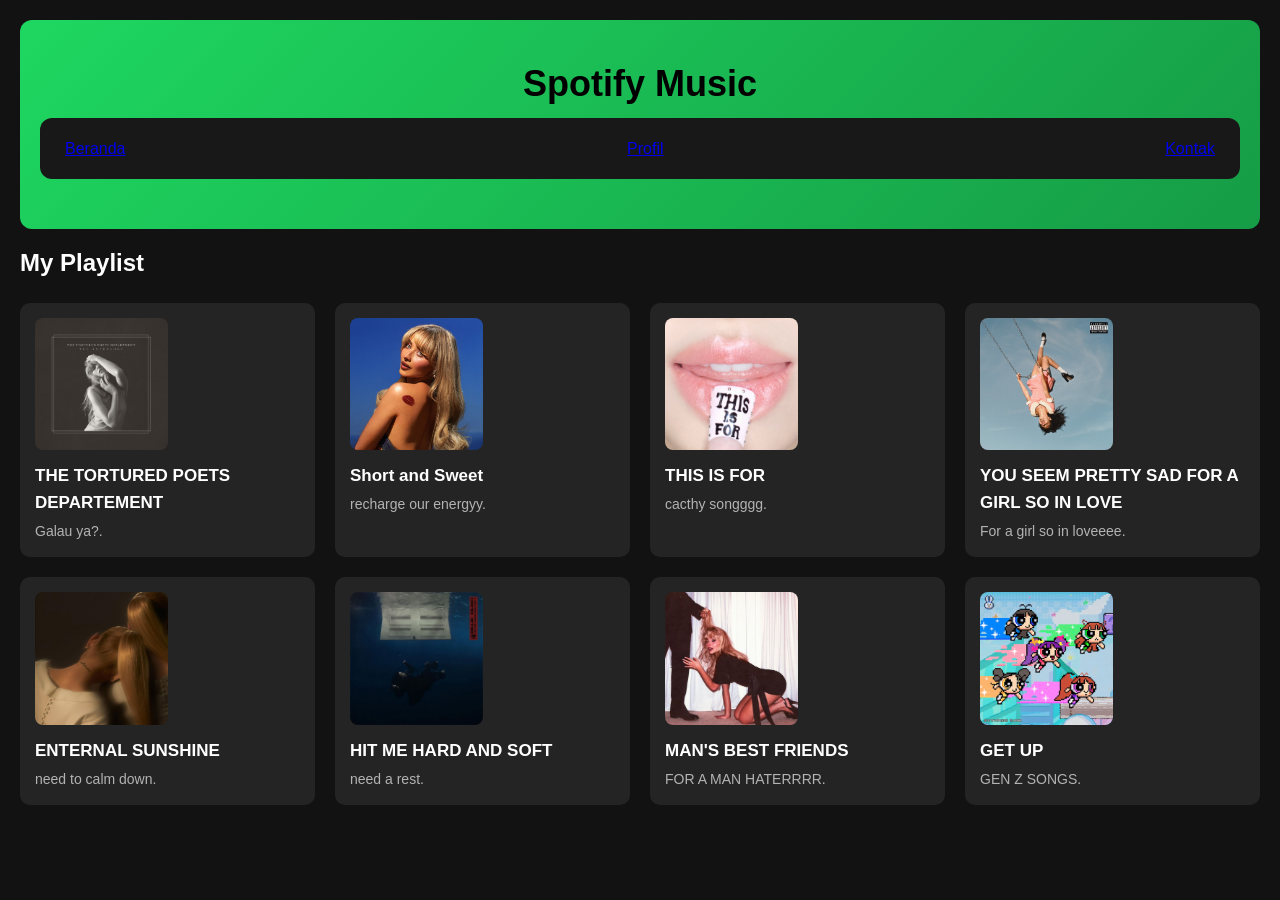
<file: pertemuan 3/index.html>
<!DOCTYPE html>
<html lang="id">
<head>
    <meta charset="UTF-8">
    <meta name="viewport" content="width=device-width, initial-scale=1.0">
    <title>Spotify Music</title>
    <link rel="stylesheet" href="style.css">
</head>
<body>

    <header>
        <h1>Spotify Music</h1>
        <nav>
            <a href="index.html">Beranda</a>
            <a href="profil.html">Profil</a>
            <a href="kontak.html">Kontak</a>
        </nav>
    </header>

    <main>
        <h2>My Playlist</h2>

        <div class="album-container">
            <div class="album">
                <img src="images/taylor swift.jpg" alt="Pop Music">
                <h3>THE TORTURED POETS DEPARTEMENT </h3>
                <p>Galau ya?.</p>
            </div>

            <div class="album">
                <img src="images/sabrina carpenter.jpg" alt="Pop Music">
                <h3>Short and Sweet</h3>
                <p>recharge our energyy.</p>
            </div>

            <div class="album">
                <img src="images/TWICE.jpg" alt="Pop Music">
                <h3>THIS IS FOR</h3>
                <p>cacthy songggg.</p>
            </div>

            <div class="album">
                <img src="images/olivia rodrigo ✮⋆˙.jpg" alt="Pop Music">
                <h3>YOU SEEM PRETTY SAD FOR A GIRL SO IN LOVE</h3>
                <p>For a girl so in loveeee.</p>
            </div>
            <div class="album">
                <img src="images/ariana grande.jpg" alt="Pop Music">
                <h3>ENTERNAL SUNSHINE</h3>
                <p>need to calm down.</p>
            </div>
            <div class="album">
                <img src="images/HIT ME HARD AND SOFT.jpg" alt="Pop Music">
                <h3>HIT ME HARD AND SOFT</h3>
                <p>need a rest.</p>
            </div>
            <div class="album">
                <img src="images/mans best friends.jpg" alt="Pop Music">
                <h3>MAN'S BEST FRIENDS</h3>
                <p>FOR A MAN HATERRRR.</p>
            </div>
            <div class="album">
                <img src="images/NewJeans.jpg" alt="Pop Music">
                <h3>GET UP</h3>
                <p>GEN Z SONGS.</p>
            </div>
        </div>
    </main>

</body>
</html>
</file>
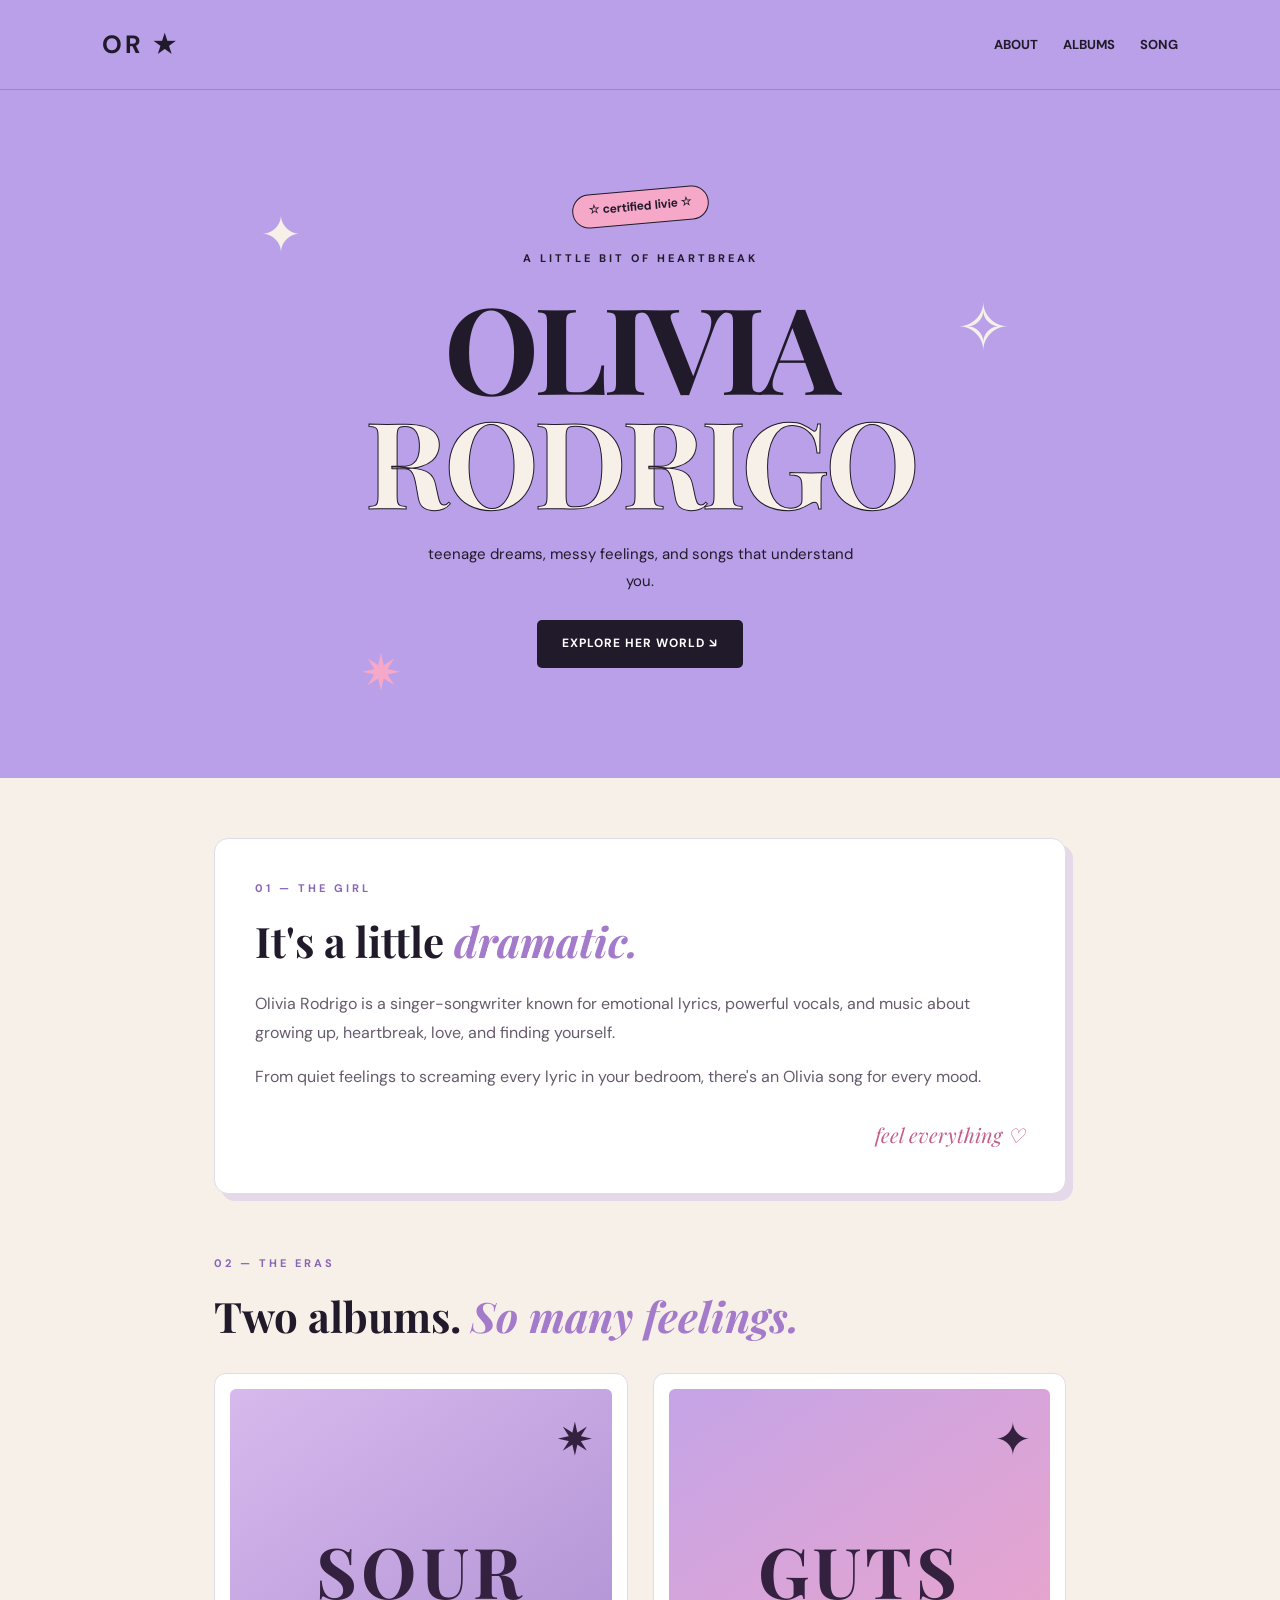
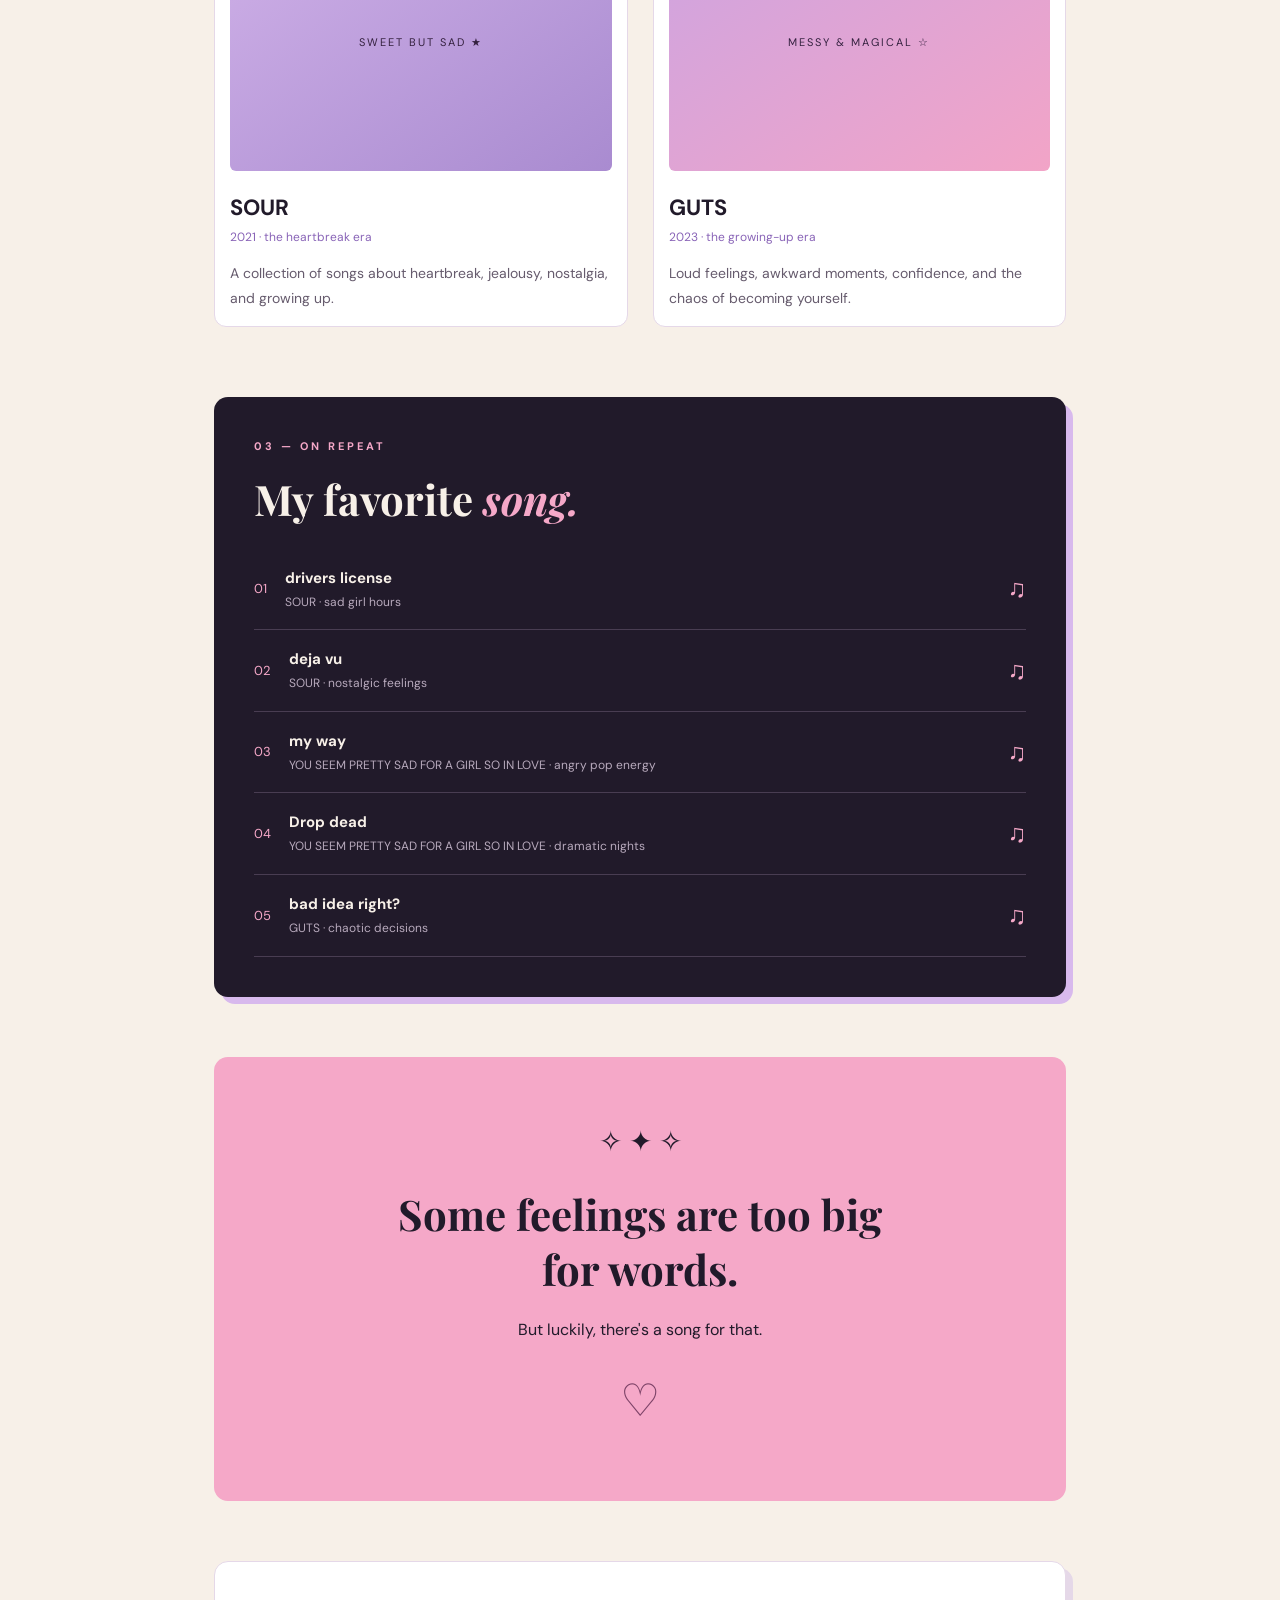
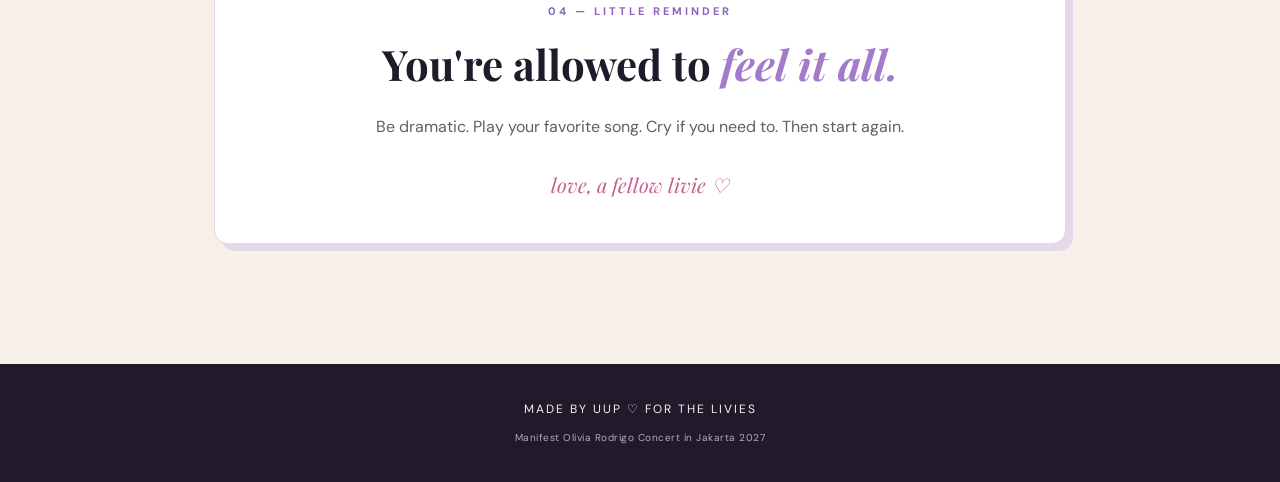
<file: Pertemuan 4/index.html>
<!DOCTYPE html>
<html lang="id">
<head>
    <meta charset="UTF-8">
    <meta name="viewport" content="width=device-width, initial-scale=1.0">
    <title>Olivia Rodrigo | Fan Page</title>
    <link rel="stylesheet" href="style.css">
</head>
<body>

    <header id="top">
        <nav>
            <div class="logo">OR ★</div>
            <div class="nav-links">
                <a href="#about">About</a>
                <a href="#albums">Albums</a>
                <a href="#music">Song</a>
            </div>
        </nav>

        <div class="hero">
            <span class="sticker">☆ certified livie ☆</span>
            <p class="eyebrow">A LITTLE BIT OF HEARTBREAK</p>
            <h1>OLIVIA<br><span>RODRIGO</span></h1>
            <p class="hero-text">
                teenage dreams, messy feelings, and songs
                that understand you.
            </p>
            <a class="main-button" href="#albums">EXPLORE HER WORLD ↘</a>
            <div class="star star-one">✦</div>
            <div class="star star-two">✧</div>
            <div class="star star-three">✷</div>
        </div>
    </header>

    <main>
        <section id="about" class="about card">
            <p class="section-label">01 — THE GIRL</p>
            <h2>It's a little <em>dramatic.</em></h2>
            <p>
                Olivia Rodrigo is a singer-songwriter known for
                emotional lyrics, powerful vocals, and music about
                growing up, heartbreak, love, and finding yourself.
            </p>
            <p>
                From quiet feelings to screaming every lyric in
                your bedroom, there's an Olivia song for every mood.
            </p>
            <div class="handwritten">feel everything ♡</div>
        </section>

        <section id="albums" class="albums">
            <p class="section-label">02 — THE ERAS</p>
            <h2>Two albums. <em>So many feelings.</em></h2>

            <div class="album-grid">
                <article class="album-card sour">
                    <div class="album-art sour-art">
                        <span class="album-symbol">SOUR</span>
                        <span class="album-caption">sweet but sad ★</span>
                        <span class="art-star">✷</span>
                    </div>
                    <h3>SOUR</h3>
                    <p>2021 · the heartbreak era</p>
                    <p class="album-desc">
                        A collection of songs about heartbreak,
                        jealousy, nostalgia, and growing up.
                    </p>
                </article>

                <article class="album-card guts">
                    <div class="album-art guts-art">
                        <span class="album-symbol">GUTS</span>
                        <span class="album-caption">messy & magical ☆</span>
                        <span class="art-star">✦</span>
                    </div>
                    <h3>GUTS</h3>
                    <p>2023 · the growing-up era</p>
                    <p class="album-desc">
                        Loud feelings, awkward moments, confidence,
                        and the chaos of becoming yourself.
                    </p>
                </article>
            </div>
        </section>

        <section id="music" class="music card">
            <p class="section-label">03 — ON REPEAT</p>
            <h2>My favorite <em>song.</em></h2>

            <div class="song">
                <span class="song-number">01</span>
                <div>
                    <h3>drivers license</h3>
                    <p>SOUR · sad girl hours</p>
                </div>
                <span class="music-icon">♫</span>
            </div>

            <div class="song">
                <span class="song-number">02</span>
                <div>
                    <h3>deja vu</h3>
                    <p>SOUR · nostalgic feelings</p>
                </div>
                <span class="music-icon">♫</span>
            </div>

            <div class="song">
                <span class="song-number">03</span>
                <div>
                    <h3>my way</h3>
                    <p>YOU SEEM PRETTY SAD FOR A GIRL SO IN LOVE · angry pop energy</p>
                </div>
                <span class="music-icon">♫</span>
            </div>

            <div class="song">
                <span class="song-number">04</span>
                <div>
                    <h3>Drop dead</h3>
                    <p>YOU SEEM PRETTY SAD FOR A GIRL SO IN LOVE · dramatic nights</p>
                </div>
                <span class="music-icon">♫</span>
            </div>

            <div class="song">
                <span class="song-number">05</span>
                <div>
                    <h3>bad idea right?</h3>
                    <p>GUTS · chaotic decisions</p>
                </div>
                <span class="music-icon">♫</span>
            </div>
        </section>

        <section class="quote-section">
            <span>✧ ✦ ✧</span>
            <h2>Some feelings are too big for words.</h2>
            <p>But luckily, there's a song for that.</p>
            <div class="quote-heart">♡</div>
        </section>

        <section class="ending card">
            <p class="section-label">04 — LITTLE REMINDER</p>
            <h2>You're allowed to <em>feel it all.</em></h2>
            <p>
                Be dramatic. Play your favorite song.
                Cry if you need to. Then start again.
            </p>
            <span class="handwritten">love, a fellow livie ♡</span>
        </section>
    </main>

    <footer>
        <p>MADE BY UUP ♡ FOR THE LIVIES</p>
        <p class="footer-small">Manifest Olivia Rodrigo Concert in Jakarta 2027</p>
    </footer>

    <button id="scrollTopBtn" aria-label="Kembali ke atas"
            title="Back to top">↑</button>

    <script src="script.js"></script>
</body>
</html>
</file>
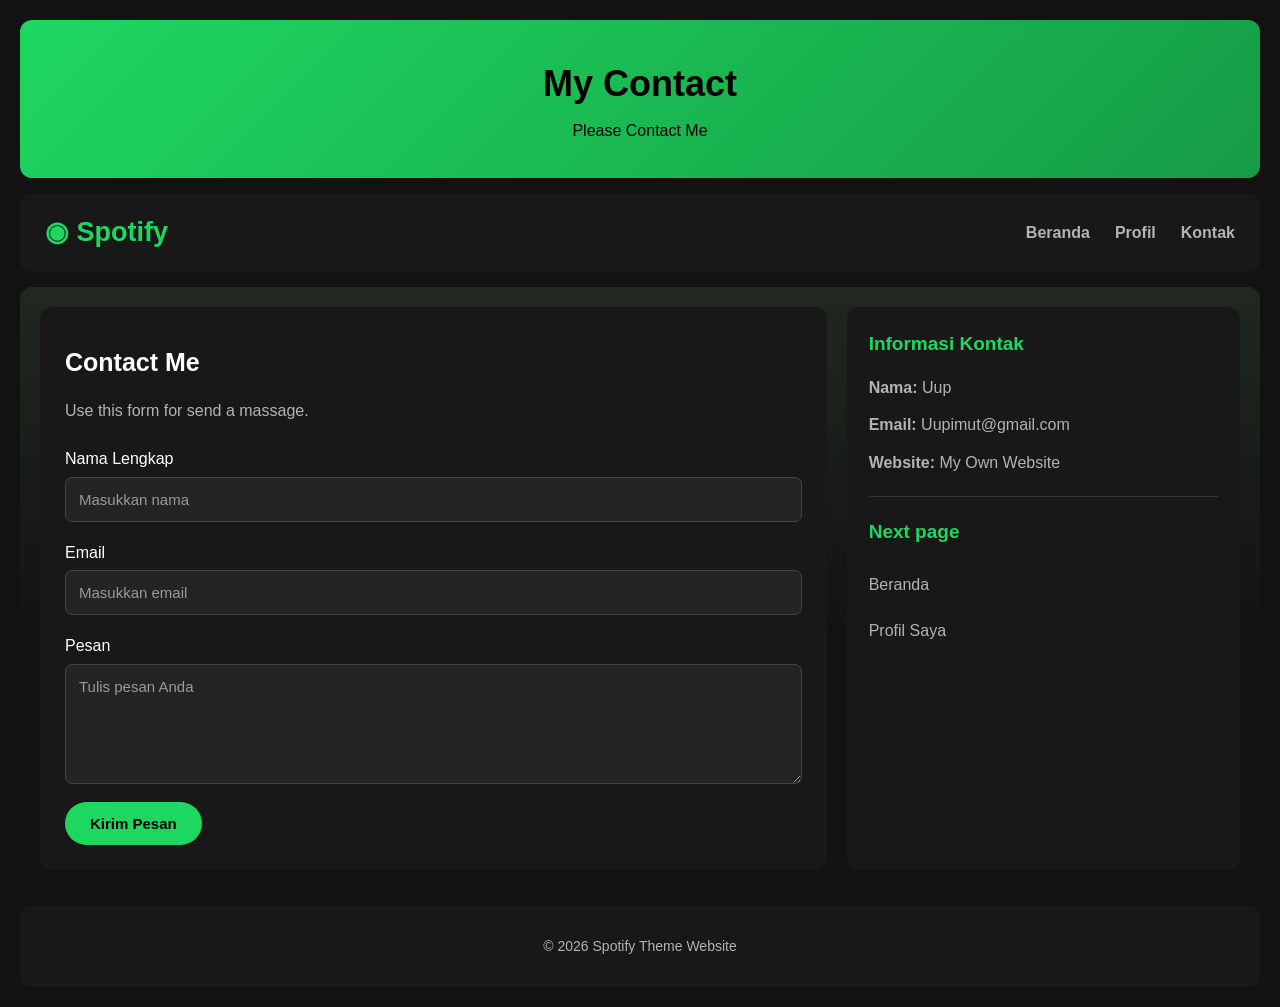
<file: pertemuan 3/kontak.html>
<!DOCTYPE html>
<html lang="id">
<head>
    <meta charset="UTF-8">
    <meta name="viewport" content="width=device-width, initial-scale=1.0">
    <title>Kontak - Spotify</title>
    <link rel="stylesheet" href="style.css">
</head>
<body>

<header>
    <h1>My Contact</h1>
    <p>Please Contact Me</p>
</header>

<nav>
    <div class="logo">◉ Spotify</div>
    <div class="menu">
        <a href="index.html">Beranda</a>
        <a href="profil.html">Profil</a>
        <a href="kontak.html">Kontak</a>
    </div>
</nav>

<section>
    <article>
        <h2>Contact Me</h2>
        <p>Use this form for send a massage.</p>

        <form onsubmit="alert('Pesan berhasil diisi!'); return false;">
            <label for="nama">Nama Lengkap</label>
            <input type="text" id="nama"
                   placeholder="Masukkan nama" required>

            <label for="email">Email</label>
            <input type="email" id="email"
                   placeholder="Masukkan email" required>

            <label for="pesan">Pesan</label>
            <textarea id="pesan"
                      placeholder="Tulis pesan Anda"
                      required></textarea>

            <button type="submit">Kirim Pesan</button>
        </form>
    </article>

    <aside>
        <h3>Informasi Kontak</h3>
        <p><strong>Nama:</strong> Uup</p>
        <p><strong>Email:</strong> Uupimut@gmail.com</p>
        <p><strong>Website:</strong> My Own Website</p>
        <hr>
        <h3>Next page</h3>
        <a href="index.html">Beranda</a>
        <a href="profil.html">Profil Saya</a>
    </aside>
</section>

<footer>
    <p>&copy; 2026 Spotify Theme Website</p>
</footer>

</body>
</html>
</file>
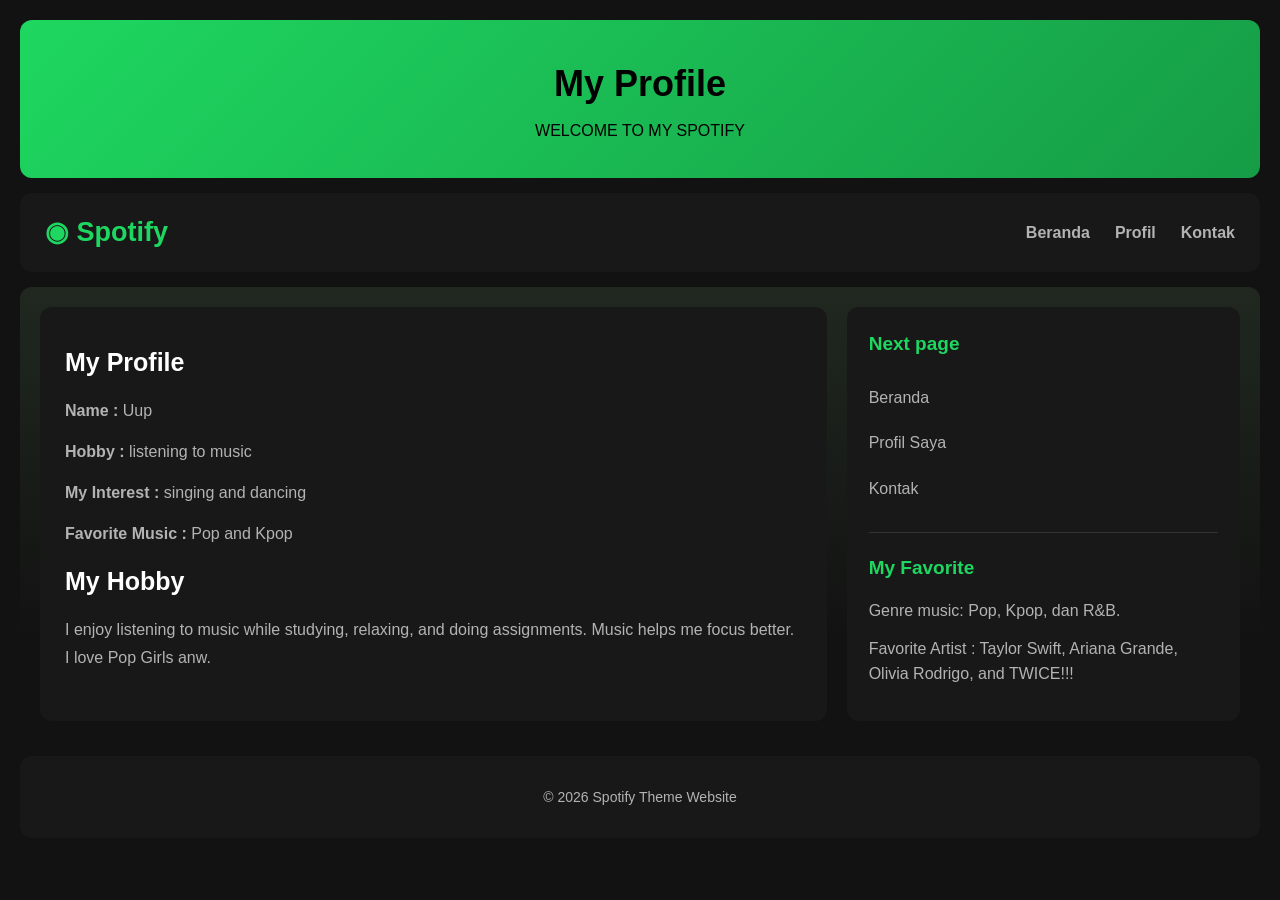
<file: pertemuan 3/profil.html>
<!DOCTYPE html>
<html lang="id">
<head>
    <meta charset="UTF-8">
    <meta name="viewport" content="width=device-width, initial-scale=1.0">
    <title>Profil - Spotify</title>
    <link rel="stylesheet" href="style.css">
</head>
<body>

<header>
    <h1>My Profile</h1>
    <p>WELCOME TO MY SPOTIFY</p>
</header>

<nav>
    <div class="logo">◉ Spotify</div>
    <div class="menu">
        <a href="index.html">Beranda</a>
        <a href="profil.html">Profil</a>
        <a href="kontak.html">Kontak</a>
    </div>
</nav>

<section>
    <article>
        <h2>My Profile</h2>
        <p><strong>Name :</strong> Uup</p>
        <p><strong>Hobby :</strong> listening to music</p>
        <p><strong>My Interest :</strong> singing and dancing</p>
        <p><strong>Favorite Music :</strong> Pop and Kpop</p>

        <h2>My Hobby</h2>
        <p>
            I enjoy listening to music while studying, relaxing, and doing assignments. Music helps me focus better.
            I love Pop Girls anw.
        </p>
    </article>

    <aside>
        <h3>Next page</h3>
        <a href="index.html">Beranda</a>
        <a href="profil.html">Profil Saya</a>
        <a href="kontak.html">Kontak</a>
        <hr>
        <h3>My Favorite</h3>
        <p>Genre music: Pop, Kpop, dan R&B.</p>
        <p>Favorite Artist : Taylor Swift, Ariana Grande, Olivia Rodrigo, and TWICE!!!</p>
    </aside>
</section>

<footer>
    <p>&copy; 2026 Spotify Theme Website</p>
</footer>

</body>
</html>
</file>
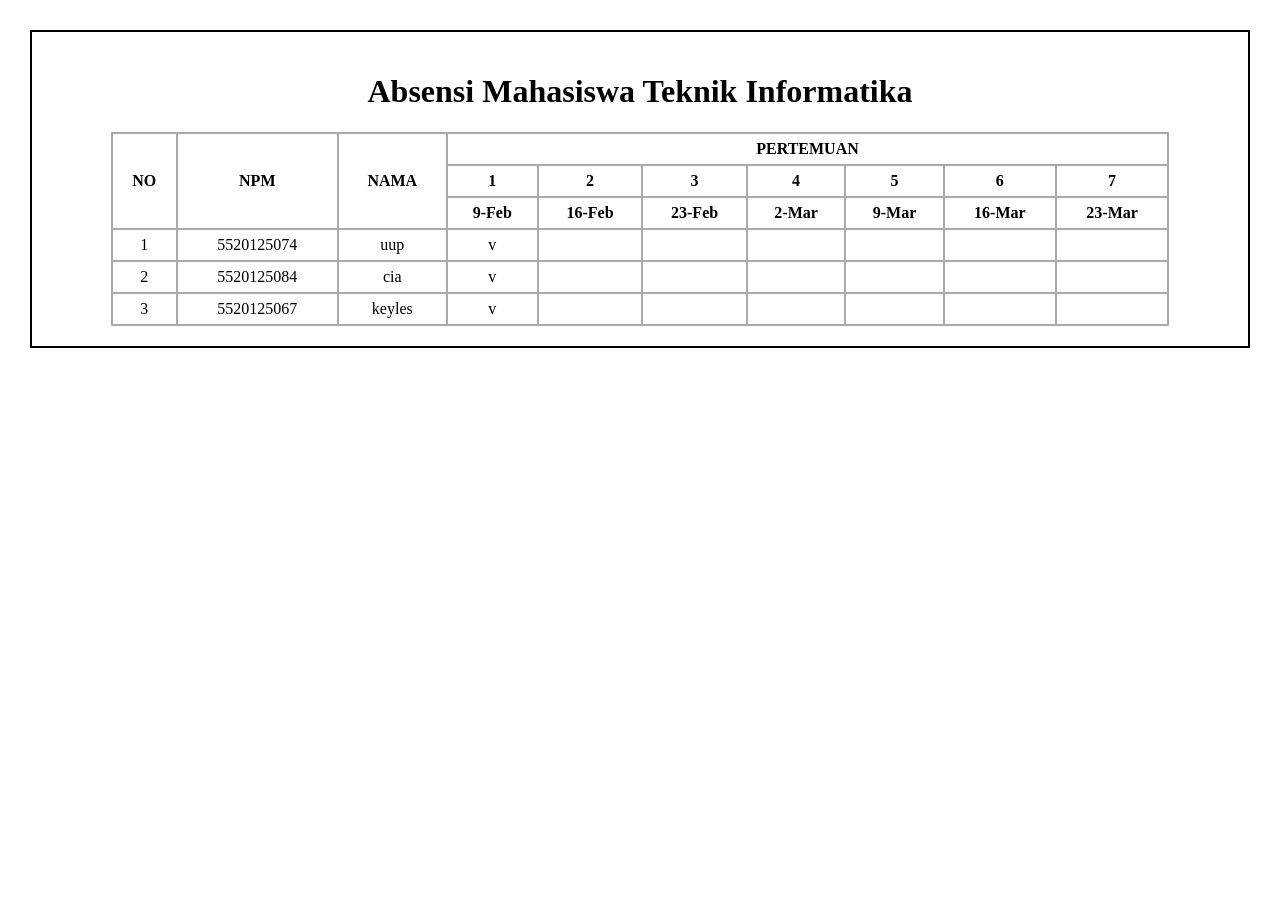
<file: pertemuan2/no1.html>
<!DOCTYPE html>
<html lang="id">
<head>
    <meta charset="UTF-8">
    <title>Absensi Mahasiswa</title>
    <style>
        body {
            font-family: "Times New Roman", serif;
            margin: 30px;
        }

        .container {
            border: 2px solid black;
            padding: 20px;
        }

        h1 {
            text-align: center;
            font-size: 32px;
        }

        table {
            border-collapse: collapse;
            width: 90%;
            margin: auto;
            text-align: center;
        }

        th, td {
            border: 2px solid #aaa;
            padding: 6px;
        }
    </style>
</head>
<body>

<div class="container">
    <h1>Absensi Mahasiswa Teknik Informatika</h1>

    <table>
        <tr>
            <th rowspan="3">NO</th>
            <th rowspan="3">NPM</th>
            <th rowspan="3">NAMA</th>
            <th colspan="7">PERTEMUAN</th>
        </tr>

        <tr>
            <th>1</th>
            <th>2</th>
            <th>3</th>
            <th>4</th>
            <th>5</th>
            <th>6</th>
            <th>7</th>
        </tr>

        <tr>
            <th>9-Feb</th>
            <th>16-Feb</th>
            <th>23-Feb</th>
            <th>2-Mar</th>
            <th>9-Mar</th>
            <th>16-Mar</th>
            <th>23-Mar</th>
        </tr>

        <tr>
            <td>1</td>
            <td>5520125074</td>
            <td>uup</td>
            <td>v</td>
            <td></td><td></td><td></td>
            <td></td><td></td><td></td>
        </tr>

        <tr>
            <td>2</td>
            <td>5520125084</td>
            <td>cia</td>
            <td>v</td>
            <td></td><td></td><td></td>
            <td></td><td></td><td></td>
        </tr>

        <tr>
            <td>3</td>
            <td>5520125067</td>
            <td>keyles</td>
            <td>v</td>
            <td></td><td></td><td></td>
            <td></td><td></td><td></td>
        </tr>
    </table>
</div>

</body>
</html>
</file>
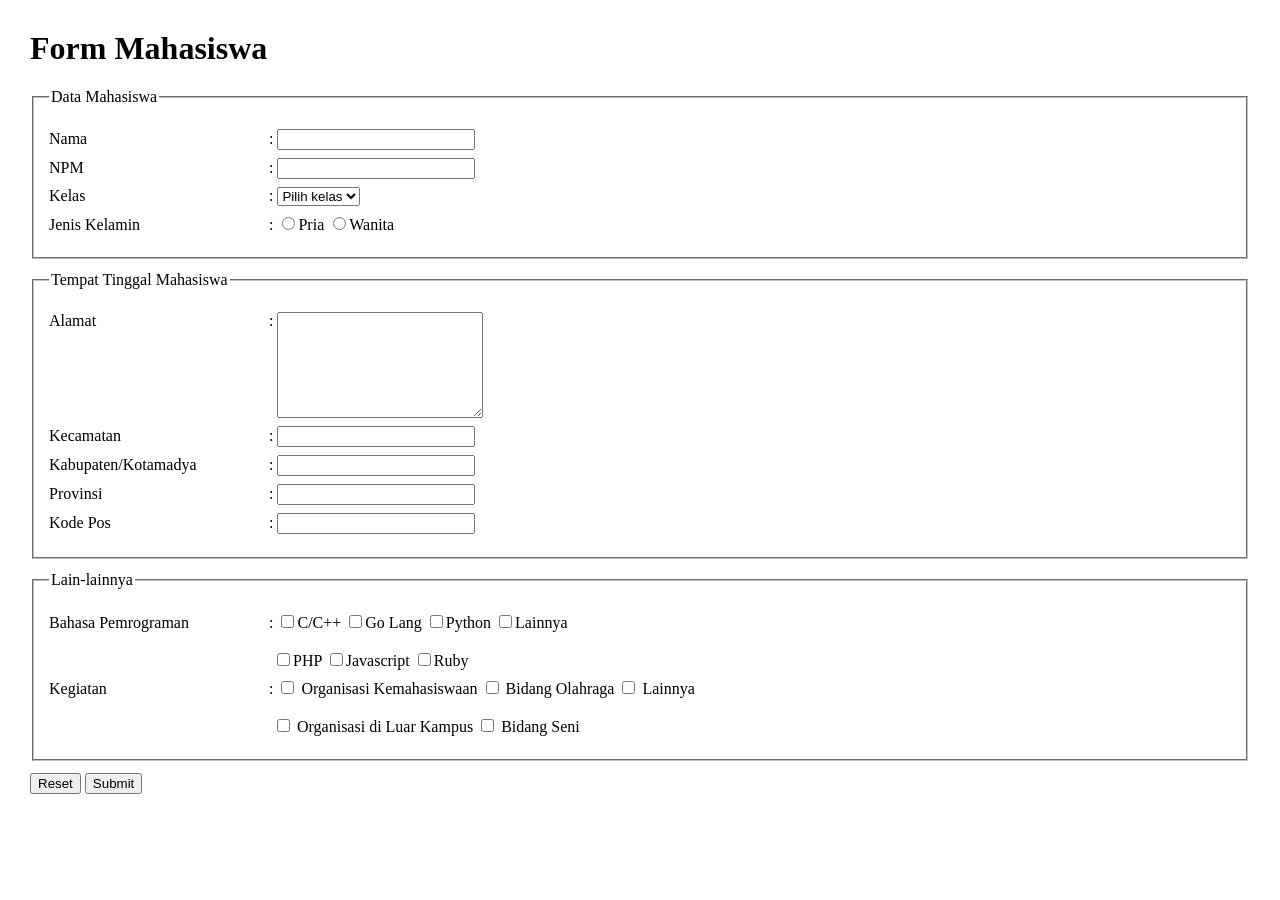
<file: pertemuan2/no2.html>
<!DOCTYPE html>
<html lang="id">
<head>
    <meta charset="UTF-8">
    <title>Form Mahasiswa</title>

    <style>
        body {
            font-family: "Times New Roman", serif;
            margin: 30px;
        }

        h1 {
            font-size: 32px;
        }

        fieldset {
            margin-bottom: 12px;
            padding: 15px;
        }

        .baris {
            margin: 8px 0;
        }

        .label {
            display: inline-block;
            width: 220px;
        }

        input[type="text"] {
            width: 190px;
        }

        textarea {
            width: 200px;
            height: 100px;
            vertical-align: top;
        }
    </style>
</head>

<body>

<h1>Form Mahasiswa</h1>

<form>
    <fieldset>
        <legend>Data Mahasiswa</legend>

        <div class="baris">
            <label class="label" for="nama">Nama</label>:
            <input type="text" id="nama" name="nama">
        </div>

        <div class="baris">
            <label class="label" for="npm">NPM</label>:
            <input type="text" id="npm" name="npm">
        </div>

        <div class="baris">
            <label class="label" for="kelas">Kelas</label>:
            <select id="kelas" name="kelas">
                <option value="">Pilih kelas</option>
                <option>A</option>
                <option>B</option>
                <option>C</option>
            </select>
        </div>

        <div class="baris">
            <span class="label">Jenis Kelamin</span>:
            <input type="radio" name="jk" value="Pria">Pria
            <input type="radio" name="jk" value="Wanita">Wanita
        </div>
    </fieldset>

    <fieldset>
        <legend>Tempat Tinggal Mahasiswa</legend>

        <div class="baris">
            <label class="label" for="alamat">Alamat</label>:
            <textarea id="alamat" name="alamat"></textarea>
        </div>

        <div class="baris">
            <label class="label" for="kecamatan">Kecamatan</label>:
            <input type="text" id="kecamatan" name="kecamatan">
        </div>

        <div class="baris">
            <label class="label" for="kabupaten">
                Kabupaten/Kotamadya
            </label>:
            <input type="text" id="kabupaten" name="kabupaten">
        </div>

        <div class="baris">
            <label class="label" for="provinsi">Provinsi</label>:
            <input type="text" id="provinsi" name="provinsi">
        </div>

        <div class="baris">
            <label class="label" for="kodepos">Kode Pos</label>:
            <input type="text" id="kodepos" name="kodepos">
        </div>
    </fieldset>

    <fieldset>
        <legend>Lain-lainnya</legend>

        <div class="baris">
            <span class="label">Bahasa Pemrograman</span>:

            <input type="checkbox" name="bahasa" value="C/C++">C/C++
            <input type="checkbox" name="bahasa" value="Go Lang">Go Lang
            <input type="checkbox" name="bahasa" value="Python">Python
            <input type="checkbox" name="bahasa" value="Lainnya">Lainnya

            <br><br>

            <span class="label"></span>
            <input type="checkbox" name="bahasa" value="PHP">PHP
            <input type="checkbox" name="bahasa" value="Javascript">Javascript
            <input type="checkbox" name="bahasa" value="Ruby">Ruby
        </div>

        <div class="baris">
            <span class="label">Kegiatan</span>:

            <input type="checkbox" name="kegiatan" value="Organisasi Kemahasiswaan">
            Organisasi Kemahasiswaan

            <input type="checkbox" name="kegiatan" value="Bidang Olahraga">
            Bidang Olahraga

            <input type="checkbox" name="kegiatan" value="Lainnya">
            Lainnya

            <br><br>

            <span class="label"></span>
            <input type="checkbox" name="kegiatan" value="Organisasi di Luar Kampus">
            Organisasi di Luar Kampus

            <input type="checkbox" name="kegiatan" value="Bidang Seni">
            Bidang Seni
        </div>
    </fieldset>

    <button type="reset">Reset</button>
    <button type="submit">Submit</button>
</form>

</body>
</html>
</file>
<file: pertemuan 3/style.css>
* {
    margin: 0;
    padding: 0;
    box-sizing: border-box;
}

body {
    font-family: Arial, sans-serif;
    background-color: #121212;
    color: #ffffff;
    padding: 20px;
    line-height: 1.6;
}


header {
    background: linear-gradient(135deg, #1ed760, #169c46);
    color: #000000;
    text-align: center;
    padding: 35px 20px;
    border-radius: 12px;
    margin-bottom: 15px;
}

header h1 {
    font-size: 36px;
    margin-bottom: 5px;
}

header p {
    font-size: 16px;
}


nav {
    background-color: #181818;
    padding: 18px 25px;
    display: flex;
    justify-content: space-between;
    align-items: center;
    border-radius: 12px;
    margin-bottom: 15px;
}

.logo {
    font-size: 27px;
    font-weight: bold;
    color: #1ed760;
}

.menu {
    display: flex;
    gap: 25px;
}

.menu a {
    color: #b3b3b3;
    text-decoration: none;
    font-weight: bold;
    transition: 0.3s;
}

.menu a:hover {
    color: #1ed760;
}


section {
    display: grid;
    grid-template-columns: 2fr 1fr;
    gap: 20px;
    padding: 20px;
    background: linear-gradient(
        to bottom,
        #202820,
        #121212 350px
    );
    border-radius: 12px;
    margin-bottom: 15px;
}


article {
    background-color: #181818;
    border-radius: 12px;
    padding: 25px;
    min-width: 0;
}

article h2 {
    color: #ffffff;
    font-size: 25px;
    margin-bottom: 15px;
    margin-top: 10px;
}

article p {
    color: #b3b3b3;
    line-height: 1.8;
    margin-bottom: 12px;
}


.album-container {
    display: grid;
    grid-template-columns: repeat(4, minmax(0, 1fr));
    gap: 20px;
    margin-top: 20px;
}

.album {
    background-color: #242424;
    padding: 15px;
    border-radius: 10px;
    transition: background-color 0.3s, transform 0.3s;
    cursor: pointer;
    min-width: 0;
}

.album:hover {
    background-color: #333333;
    transform: translateY(-4px);
}

.album img {
    display: block;
    width: 50%;
    aspect-ratio: 1 / 1;
    object-fit: cover;
    border-radius: 8px;
}

.album h3 {
    color: #ffffff;
    font-size: 17px;
    margin: 12px 0 5px;
}

.album p {
    color: #b3b3b3;
    font-size: 14px;
    line-height: 1.5;
    margin-bottom: 0;
}


aside {
    background-color: #181818;
    border-radius: 12px;
    padding: 22px;
    min-width: 0;
}

aside h3 {
    color: #1ed760;
    font-size: 19px;
    margin-bottom: 15px;
}

aside p {
    color: #b3b3b3;
    margin-bottom: 12px;
    overflow-wrap: anywhere;
}

aside a {
    display: block;
    color: #b3b3b3;
    text-decoration: none;
    padding: 10px 0;
    transition: 0.3s;
}

aside a:hover {
    color: #1ed760;
    padding-left: 5px;
}

aside hr {
    border: none;
    border-top: 1px solid #333333;
    margin: 20px 0;
}


form {
    margin-top: 20px;
}

label {
    display: block;
    color: #ffffff;
    margin-bottom: 5px;
}

input,
textarea {
    display: block;
    width: 100%;
    padding: 13px;
    margin-bottom: 18px;
    background-color: #242424;
    color: #ffffff;
    border: 1px solid #444444;
    border-radius: 7px;
    font-family: Arial, sans-serif;
    font-size: 15px;
    outline: none;
}

input:focus,
textarea:focus {
    border-color: #1ed760;
}

input::placeholder,
textarea::placeholder {
    color: #999999;
}

textarea {
    min-height: 120px;
    resize: vertical;
}


button {
    background-color: #1ed760;
    color: #000000;
    padding: 13px 25px;
    border: none;
    border-radius: 30px;
    font-weight: bold;
    font-size: 15px;
    cursor: pointer;
    transition: 0.3s;
}

button:hover {
    background-color: #1fdf64;
    transform: scale(1.03);
}


footer {
    background-color: #181818;
    color: #b3b3b3;
    text-align: center;
    padding: 25px 15px;
    border-radius: 12px;
}

footer p {
    margin: 5px 0;
    font-size: 14px;
}


@media (max-width: 900px) {
    section {
        grid-template-columns: 1fr 1fr;
        gap: 15px;
        padding: 15px;
    }

    .album-container {
        gap: 12px;
    }

    .album {
        padding: 10px;
    }

    article {
        padding: 18px;
    }

    aside {
        padding: 18px;
    }
}


@media (max-width: 600px) {
    body {
        padding: 10px;
    }

    header {
        padding: 25px 15px;
    }

    header h1 {
        font-size: 28px;
    }

    nav {
        flex-direction: column;
        gap: 15px;
        padding: 18px 10px;
    }

    .logo {
        font-size: 25px;
    }

    .menu {
        justify-content: center;
        flex-wrap: wrap;
        gap: 15px;
    }

    section {
        grid-template-columns: 1fr;
        padding: 10px;
        gap: 15px;
    }

    article,
    aside {
        padding: 18px;
    }

    article h2 {
        font-size: 22px;
    }

    
.album-container {
    display: grid;
    grid-template-columns: repeat(8, minmax(0, 1fr));
    gap: 20px;
}

.album {
    background-color: #242424;
    padding: 15px;
    border-radius: 12px;
    overflow: hidden;
}

.album img {
    width: 50%;
    aspect-ratio: 1 / 1;
    object-fit: cover;
    border-radius: 8px;
    display: block;
}

.album h3 {
    font-size: 16px;
    margin: 12px 0 8px;
}

.album p {
    font-size: 14px;
}


    footer {
        padding: 20px 10px;
    }
}
</file>
<file: Pertemuan 4/style.css>
@import url('https://fonts.googleapis.com/css2?family=DM+Sans:wght@400;500;700&family=Playfair+Display:ital,wght@0,600;0,700;1,600;1,700&display=swap');

* {
    margin: 0;
    padding: 0;
    box-sizing: border-box;
}

html {
    scroll-behavior: smooth;
    scroll-padding-top: 20px;
}

body {
    font-family: 'DM Sans', sans-serif;
    background: #f7f0e8;
    color: #211a2a;
    line-height: 1.8;
}

header {
    background: #b9a0e8;
    min-height: 620px;
    overflow: hidden;
    position: relative;
}

nav {
    display: flex;
    justify-content: space-between;
    align-items: center;
    padding: 22px 8%;
    border-bottom: 1px solid rgba(33, 26, 42, 0.2);
}

.logo {
    font-size: 25px;
    font-weight: 700;
    letter-spacing: 3px;
}

.nav-links {
    display: flex;
    gap: 25px;
}

.nav-links a {
    color: #211a2a;
    text-decoration: none;
    font-size: 13px;
    font-weight: 700;
    text-transform: uppercase;
}

.nav-links a:hover {
    color: #fff;
}

.hero {
    position: relative;
    max-width: 1000px;
    margin: auto;
    padding: 100px 30px 110px;
    text-align: center;
}

.sticker {
    display: inline-block;
    padding: 5px 16px;
    background: #f5a8c8;
    border: 1px solid #211a2a;
    border-radius: 50px;
    font-size: 12px;
    font-weight: 700;
    transform: rotate(-5deg);
    margin-bottom: 25px;
}

.eyebrow,
.section-label {
    font-size: 11px;
    font-weight: 700;
    letter-spacing: 3px;
}

.hero h1 {
    font-family: 'Playfair Display', serif;
    font-size: clamp(60px, 11vw, 120px);
    line-height: 0.95;
    letter-spacing: -4px;
    margin: 20px 0;
}

.hero h1 span {
    color: #f7f0e8;
    -webkit-text-stroke: 1px #211a2a;
}

.hero-text {
    max-width: 440px;
    margin: 25px auto;
    font-size: 15px;
}

.main-button {
    display: inline-block;
    background: #211a2a;
    color: white;
    padding: 13px 25px;
    border-radius: 5px;
    text-decoration: none;
    font-size: 12px;
    font-weight: 700;
    letter-spacing: 1px;
    transition: 0.3s;
}

.main-button:hover {
    background: #f5a8c8;
    color: #211a2a;
    transform: translateY(-3px);
}

.star {
    position: absolute;
    font-size: 50px;
    color: #f7f0e8;
}

.star-one {
    top: 100px;
    left: 12%;
}

.star-two {
    top: 180px;
    right: 13%;
    font-size: 65px;
}

.star-three {
    bottom: 60px;
    left: 22%;
    color: #f5a8c8;
}

main {
    max-width: 900px;
    margin: auto;
    padding: 60px 24px;
}

.card {
    background: white;
    border: 1px solid #e5d8e8;
    border-radius: 14px;
    padding: 40px;
    margin-bottom: 60px;
    box-shadow: 7px 7px 0 #e5d8e8;
}

.section-label {
    color: #8964b7;
    margin-bottom: 15px;
}

h2 {
    font-family: 'Playfair Display', serif;
    font-size: clamp(28px, 5vw, 42px);
    line-height: 1.3;
    margin-bottom: 22px;
}

h2 em {
    color: #a47acb;
}

.about p:not(.section-label),
.ending p:not(.section-label) {
    margin-bottom: 15px;
    color: #665b6d;
}

.handwritten {
    display: block;
    color: #c25d8c;
    font-family: 'Playfair Display', serif;
    font-style: italic;
    font-size: 20px;
    margin-top: 25px;
    text-align: right;
}

.albums {
    margin-bottom: 70px;
}

.album-grid {
    display: grid;
    grid-template-columns: repeat(2, minmax(0, 1fr));
    gap: 25px;
    margin-top: 30px;
}

.album-card {
    background: white;
    padding: 15px;
    border-radius: 12px;
    border: 1px solid #e5d8e8;
    transition: transform 0.3s;
}

.album-card:hover {
    transform: translateY(-7px) rotate(-1deg);
}

.album-art {
    aspect-ratio: 1 / 1;
    display: flex;
    flex-direction: column;
    justify-content: center;
    align-items: center;
    position: relative;
    overflow: hidden;
    border-radius: 6px;
}

.sour-art {
    background: linear-gradient(145deg, #d8b9ed, #a98bd0);
    color: #34213f;
}

.guts-art {
    background: linear-gradient(145deg, #c5a4e7, #f2a4c7);
    color: #34213f;
}

.album-symbol {
    font-family: 'Playfair Display', serif;
    font-size: clamp(35px, 7vw, 70px);
    font-weight: 700;
    letter-spacing: 4px;
}

.album-caption {
    font-size: 11px;
    letter-spacing: 2px;
    text-transform: uppercase;
}

.art-star {
    position: absolute;
    right: 18px;
    top: 10px;
    font-size: 45px;
}

.album-card h3 {
    margin-top: 17px;
    font-size: 22px;
}

.album-card > p {
    font-size: 12px;
    color: #8964b7;
}

.album-card .album-desc {
    color: #665b6d;
    margin-top: 12px;
    font-size: 14px;
}

.music {
    background: #211a2a;
    color: #f7f0e8;
    box-shadow: 7px 7px 0 #d8b9ed;
    border: none;
}

.music .section-label {
    color: #f5a8c8;
}

.music h2 em {
    color: #f5a8c8;
}

.song {
    display: flex;
    align-items: center;
    gap: 18px;
    padding: 16px 0;
    border-bottom: 1px solid #493d52;
    transition: padding 0.2s;
}

.song:hover {
    padding-left: 10px;
}

.song-number {
    color: #f5a8c8;
    font-size: 13px;
}

.song h3 {
    font-size: 15px;
}

.song p {
    color: #b8aabd;
    font-size: 12px;
}

.music-icon {
    margin-left: auto;
    color: #f5a8c8;
    font-size: 25px;
}

.quote-section {
    text-align: center;
    padding: 60px 20px;
    margin-bottom: 60px;
    background: #f5a8c8;
    border-radius: 14px;
}

.quote-section > span {
    font-size: 28px;
}

.quote-section h2 {
    max-width: 550px;
    margin: 20px auto;
}

.quote-heart {
    font-size: 45px;
    color: #7c4267;
    margin-top: 15px;
}

.ending {
    text-align: center;
}

.ending .handwritten {
    text-align: center;
}

footer {
    background: #211a2a;
    color: #f7f0e8;
    text-align: center;
    padding: 35px 20px;
    letter-spacing: 2px;
    font-size: 12px;
}

.footer-small {
    margin-top: 8px;
    color: #b8aabd;
    font-size: 10px;
    letter-spacing: 0.5px;
}

/* TOMBOL SCROLL TO TOP */
#scrollTopBtn {
    position: fixed;
    bottom: 28px;
    right: 28px;
    width: 52px;
    height: 52px;
    border: 2px solid #211a2a;
    border-radius: 50%;
    background: #f5a8c8;
    color: #211a2a;
    font-size: 28px;
    font-weight: bold;
    cursor: pointer;
    display: none;
    opacity: 0.6;
    z-index: 999;
    transition: opacity 0.3s, transform 0.3s;
}

#scrollTopBtn:hover {
    opacity: 1;
    transform: translateY(-5px);
}

/* RESPONSIVE */
@media (max-width: 600px) {
    nav {
        padding: 18px 20px;
    }

    .nav-links {
        gap: 12px;
    }

    .nav-links a {
        font-size: 10px;
    }

    .hero {
        padding: 90px 20px;
    }

    .hero h1 {
        letter-spacing: -2px;
    }

    .star-one {
        left: 5%;
    }

    .star-two {
        right: 5%;
    }

    .album-grid {
        grid-template-columns: 1fr;
    }

    .card {
        padding: 25px;
    }

    #scrollTopBtn {
        right: 18px;
        bottom: 18px;
    }
}
</file>
